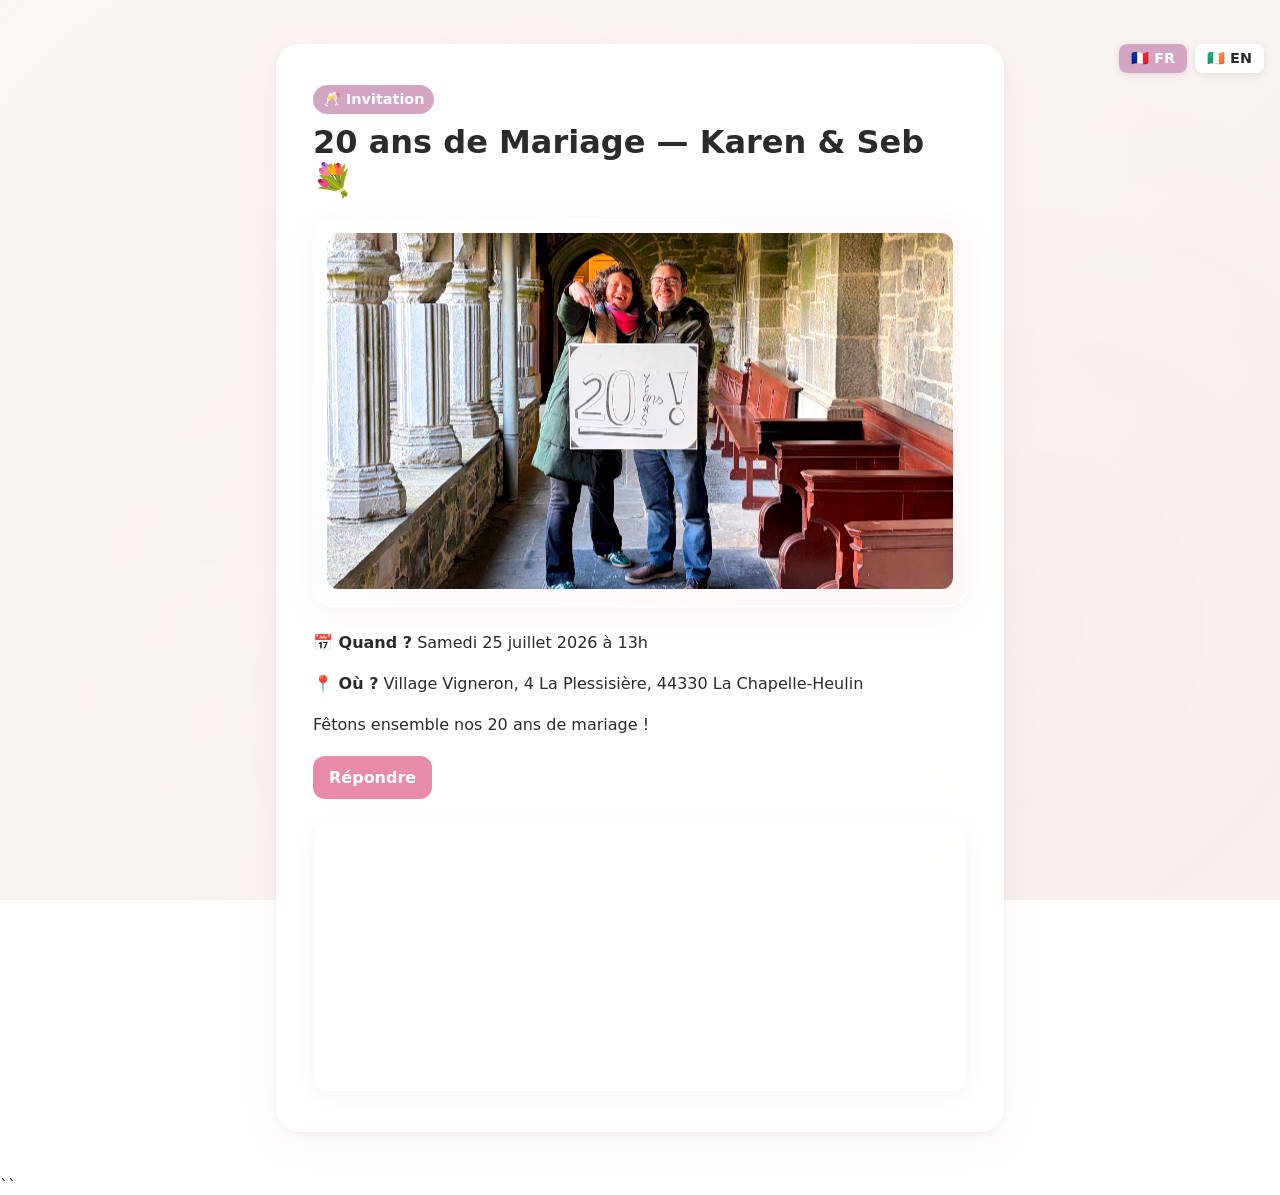
<file: index.html>
<!doctype html>
<html lang="fr">
<head>
  <meta charset="utf-8" />
  <meta name="viewport" content="width=device-width, initial-scale=1" />
  <title>Invitation — 20 ans de Mariage</title>
  <meta name="description" content="Invitation — 20 ans de Mariage Karen & Seb" />
  <link rel="stylesheet" href="styles.css" />
  <style>
    /* Smooth scrolling moderne */
    html {
      scroll-behavior: smooth;
      -webkit-overflow-scrolling: touch;
    }
    
    body {
      overscroll-behavior-y: contain;
    }
    
    /* Indicateur de scroll */
    .scroll-indicator {
      position: fixed;
      top: 0;
      left: 0;
      right: 0;
      height: 3px;
      background: linear-gradient(90deg, var(--accent), var(--rsvp));
      transform-origin: left;
      transform: scaleX(0);
      z-index: 1000;
      transition: transform 0.1s ease-out;
    }
    
    /* Animation d'apparition au chargement */
    .card > * {
      opacity: 0;
      animation: fadeIn 0.8s ease forwards;
    }
    
    @keyframes fadeIn {
      to { opacity: 1; }
    }
    
    .badge { animation-delay: 0.1s; }
    h1 { animation-delay: 0.2s; }
    .hero { animation-delay: 0.3s; }
    .info { animation-delay: 0.4s; }
    .buttons { animation-delay: 0.5s; }
    .map { animation-delay: 0.6s; }
    .footer { animation-delay: 0.7s; }
    
    /* Language switcher */
    .lang-switcher {
      position: absolute;
      top: 16px;
      right: 16px;
      display: flex;
      gap: 8px;
      z-index: 100;
    }
    .lang-switcher a {
      padding: 6px 12px;
      background: rgba(255,255,255,0.9);
      border-radius: 8px;
      text-decoration: none;
      color: var(--ink);
      font-weight: 600;
      font-size: 0.9rem;
      transition: all 0.2s;
      box-shadow: 0 2px 8px rgba(0,0,0,0.1);
    }
    .lang-switcher a:hover {
      background: var(--accent);
      color: white;
    }
    .lang-switcher a.active {
      background: var(--accent);
      color: white;
    }
  </style>
</head>
<body>
  <!-- Language switcher -->
  <div class="lang-switcher">
    <a href="index.html" class="active">🇫🇷 FR</a>
    <a href="index-en.html">🇮🇪 EN</a>
  </div>
  
  <!-- Indicateur de progression du scroll -->
  <div class="scroll-indicator" id="scrollIndicator"></div>
  <div class="container">
    <div class="card">
      <div class="badge">🥂 Invitation</div>
      <h1>20 ans de Mariage — Karen & Seb 💐</h1>
      
      <!-- Image principale en style "carte" + parallax -->
      <div class="hero card-look">
        <div class="hero-parallax">
          <img
            src="assets/holycross_2026.jpg"
            alt="Lieu de l’événement — 20 ans de Mariage Karen & Seb"
            class="hero-img"
            width="1600"
            height="1067"
            loading="lazy"
            decoding="async"
          />
        </div>
      </div>

      <div class="info">
        <p><strong>📅 Quand ?</strong> Samedi 25 juillet 2026 à 13h</p>
        <p><strong>📍 Où ?</strong> Village Vigneron, 4 La Plessisière, 44330 La Chapelle-Heulin</p>
        <p>Fêtons ensemble nos 20 ans de mariage !</p>
      </div>

      <!-- 👉 Bouton RSVP uniquement -->
      <div class="buttons">
        <a class="button rsvp" href="rsvp.html">Répondre</a>
      </div>

      <!-- Carte Google Maps -->
      <div class="map">
        <iframe
          src="https://www.google.com/maps?q=Village%20Vigneron%2C%204%20La%20Plessisi%C3%A8re%2C%2044330%20La%20Chapelle-Heulin&output=embed"
          width="100%" height="260" style="border:0" loading="lazy" allowfullscreen
          referrerpolicy="no-referrer-when-downgrade"></iframe>
      </div>

    </div>
  </div>

  <script>
    // ===== Indicateur de scroll =====
    const scrollIndicator = document.getElementById('scrollIndicator');
    
    function updateScrollIndicator() {
      const winScroll = document.documentElement.scrollTop || document.body.scrollTop;
      const height = document.documentElement.scrollHeight - document.documentElement.clientHeight;
      const scrolled = (winScroll / height);
      scrollIndicator.style.transform = `scaleX(${scrolled})`;
    }
    
    window.addEventListener('scroll', updateScrollIndicator, { passive: true });
    
    // ===== Parallax doux, désactivé si "reduce motion" =====
    (function() {
      const reduce = window.matchMedia('(prefers-reduced-motion: reduce)').matches;
      if (reduce) return;

      const wrapper = document.querySelector('.hero-parallax');
      const img = document.querySelector('.hero-img');
      if (!wrapper || !img) return;

      let inView = false;
      let lastY = 0;
      const strength = 0.12; // intensité du mouvement (plus petit = plus subtil)

      // On observe l’entrée/sortie de la section pour n’animer que quand elle est visible
      const io = new IntersectionObserver(entries => {
        entries.forEach(e => { inView = e.isIntersecting; });
      }, { threshold: 0 });

      io.observe(wrapper);

      const tick = () => {
        if (inView) {
          const rect = wrapper.getBoundingClientRect();
          // distance depuis le centre de l’écran ([-0.5..0.5] environ)
          const progress = (rect.top + rect.height * 0.5 - window.innerHeight * 0.5) / window.innerHeight;
          // déplacement vertical
          const targetY = progress * (rect.height * strength);
          // interpolation légère pour la fluidité
          lastY += (targetY - lastY) * 0.08;
          img.style.transform = `translate3d(0, ${lastY.toFixed(2)}px, 0)`;
        }
        requestAnimationFrame(tick);
      };

      requestAnimationFrame(tick);
    })();
  </script>
</body>
</html>
``
</file>
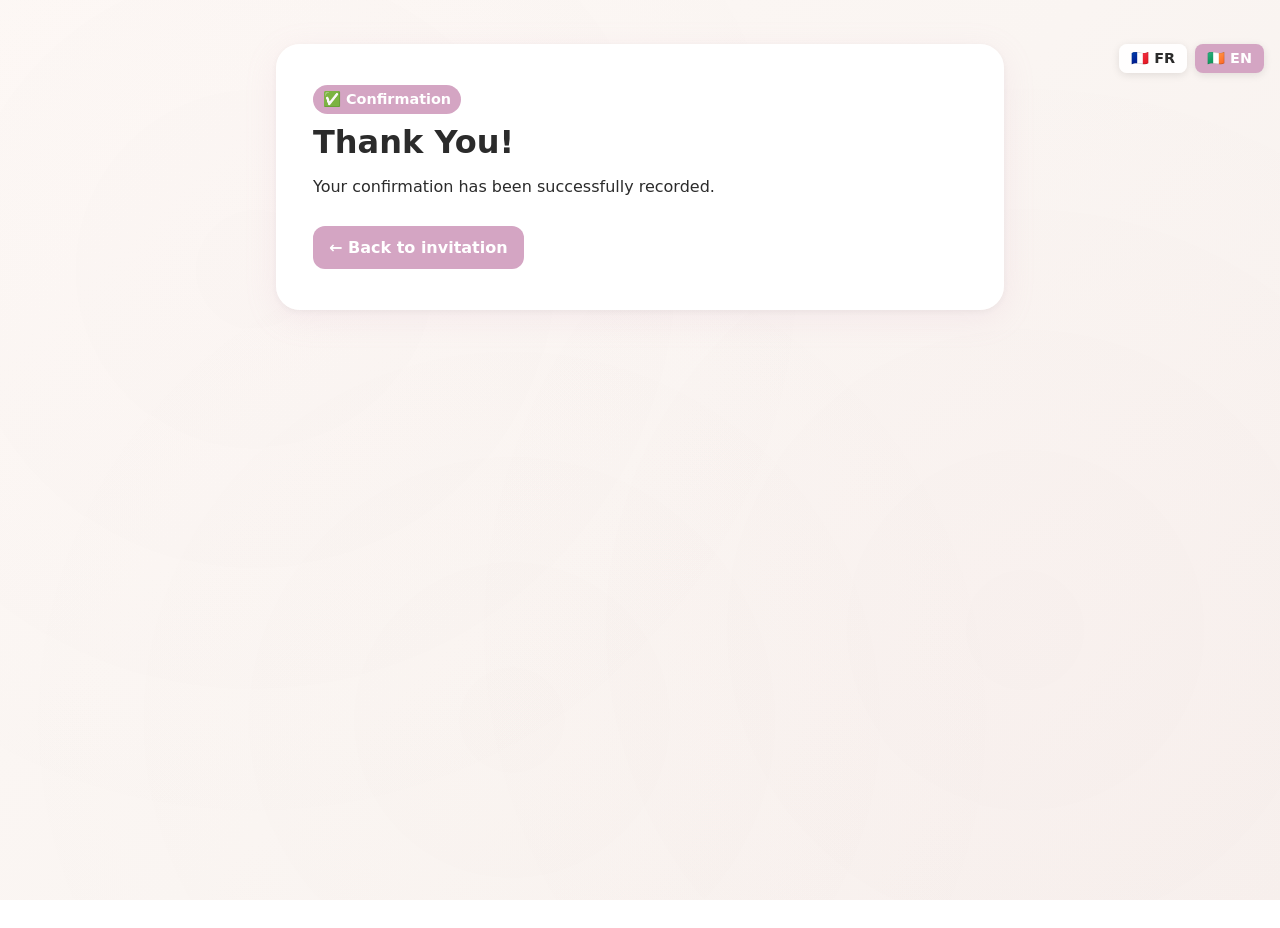
<file: confirmation-en.html>
<!doctype html>
<html lang="en">
<head>
  <meta charset="utf-8" />
  <meta name="viewport" content="width=device-width, initial-scale=1" />
  <meta name="robots" content="noindex" />
  <title>Thank You — RSVP</title>
  <meta name="description" content="Thank you for your RSVP" />
  <link rel="stylesheet" href="styles.css" />
  <style>
    /* Smooth scrolling moderne */
    html {
      scroll-behavior: smooth;
      -webkit-overflow-scrolling: touch;
    }
    
    body {
      overscroll-behavior-y: contain;
    }
    
    /* Animation d'apparition */
    .card > * {
      opacity: 0;
      animation: fadeIn 0.8s ease forwards;
    }
    
    @keyframes fadeIn {
      to { opacity: 1; }
    }
    
    .badge { animation-delay: 0.1s; }
    h1 { animation-delay: 0.2s; }
    p { animation-delay: 0.3s; }
    .recap { animation-delay: 0.4s; }
    .btn { animation-delay: 0.5s; }
    
    /* Language switcher */
    .lang-switcher {
      position: absolute;
      top: 16px;
      right: 16px;
      display: flex;
      gap: 8px;
      z-index: 100;
    }
    .lang-switcher a {
      padding: 6px 12px;
      background: rgba(255,255,255,0.9);
      border-radius: 8px;
      text-decoration: none;
      color: var(--ink);
      font-weight: 600;
      font-size: 0.9rem;
      transition: all 0.2s;
      box-shadow: 0 2px 8px rgba(0,0,0,0.1);
    }
    .lang-switcher a:hover {
      background: var(--accent);
      color: white;
    }
    .lang-switcher a.active {
      background: var(--accent);
      color: white;
    }
    
    /* Styles spécifiques à la page de confirmation */
    .recap{margin-top:12px;text-align:left;background:#f8f9fa;border:1px solid #e9ecef;border-radius:12px;padding:12px}
    .row{display:flex;justify-content:space-between;gap:8px;margin:4px 0}
    .muted{opacity:.8;font-size:.95rem}
    .btn{
      display:inline-block;margin-top:14px;background:var(--accent);color:#fff;text-decoration:none;
      padding:12px 16px;border-radius:12px;font-weight:600
    }
    .btn:hover{filter:brightness(.96)}
  </style>
</head>
<body>
  <!-- Language switcher -->
  <div class="lang-switcher">
    <a href="confirmation.html">🇫🇷 FR</a>
    <a href="confirmation-en.html" class="active">🇮🇪 EN</a>
  </div>
  
  <div class="container">
    <div class="card">
      <div class="badge">✅ Confirmation</div>
      <h1>Thank You!</h1>
      <p>Your confirmation has been successfully recorded.</p>
      <div id="recap" class="recap" style="display:none">
        <div class="muted">Summary:</div>
        <div class="row"><span>Adults (attending)</span><strong id="rA">—</strong></div>
        <div class="row"><span>Children < 13 (attending)</span><strong id="rK">—</strong></div>
        <div class="row"><span>Family / Name</span><strong id="rN">—</strong></div>
        <div class="row"><span>Staying overnight</span><strong id="rS">—</strong></div>
        <div id="sleepBlock" style="display:none">
          <hr style="border:none;border-top:1px solid #e9ecef;margin:8px 0">
          <div class="row"><span>Overnight — Adults (€36)</span><strong id="rNA">—</strong></div>
          <div class="row"><span>Overnight — Children (€26)</span><strong id="rNK">—</strong></div>
          <div class="row"><span>Overnight total</span><strong id="rNT">—</strong></div>
        </div>
      </div>

      <a class="btn" href="index-en.html">← Back to invitation</a>
    </div>
  </div>

  <script>
    // Read the summary from rsvp-en.html (if present)
    try {
      const s = sessionStorage.getItem('rsvp_summary');
      if (s) {
        const data = JSON.parse(s);
        const $ = id => document.getElementById(id);
        const show = elId => ($(elId).style.display = '');

        $('rA').textContent  = data.attAdults ?? '0';
        $('rK').textContent  = data.attKids ?? '0';
        $('rN').textContent  = data.name || '—';
        $('rS').textContent  = data.sleep || '—';

        if (data.sleep === 'Yes' || data.sleep === 'Oui') {
          $('rNA').textContent = data.nightAdults ?? '0';
          $('rNK').textContent = data.nightKids ?? '0';
          $('rNT').textContent = (data.nightTotal ?? 0) + ' €';
          show('sleepBlock');
        }
        show('recap');
        // Optional: clear after display
        // sessionStorage.removeItem('rsvp_summary');
      }
    } catch (e) {
      /* silent */
    }
  </script>
</body>
</html>
</file>
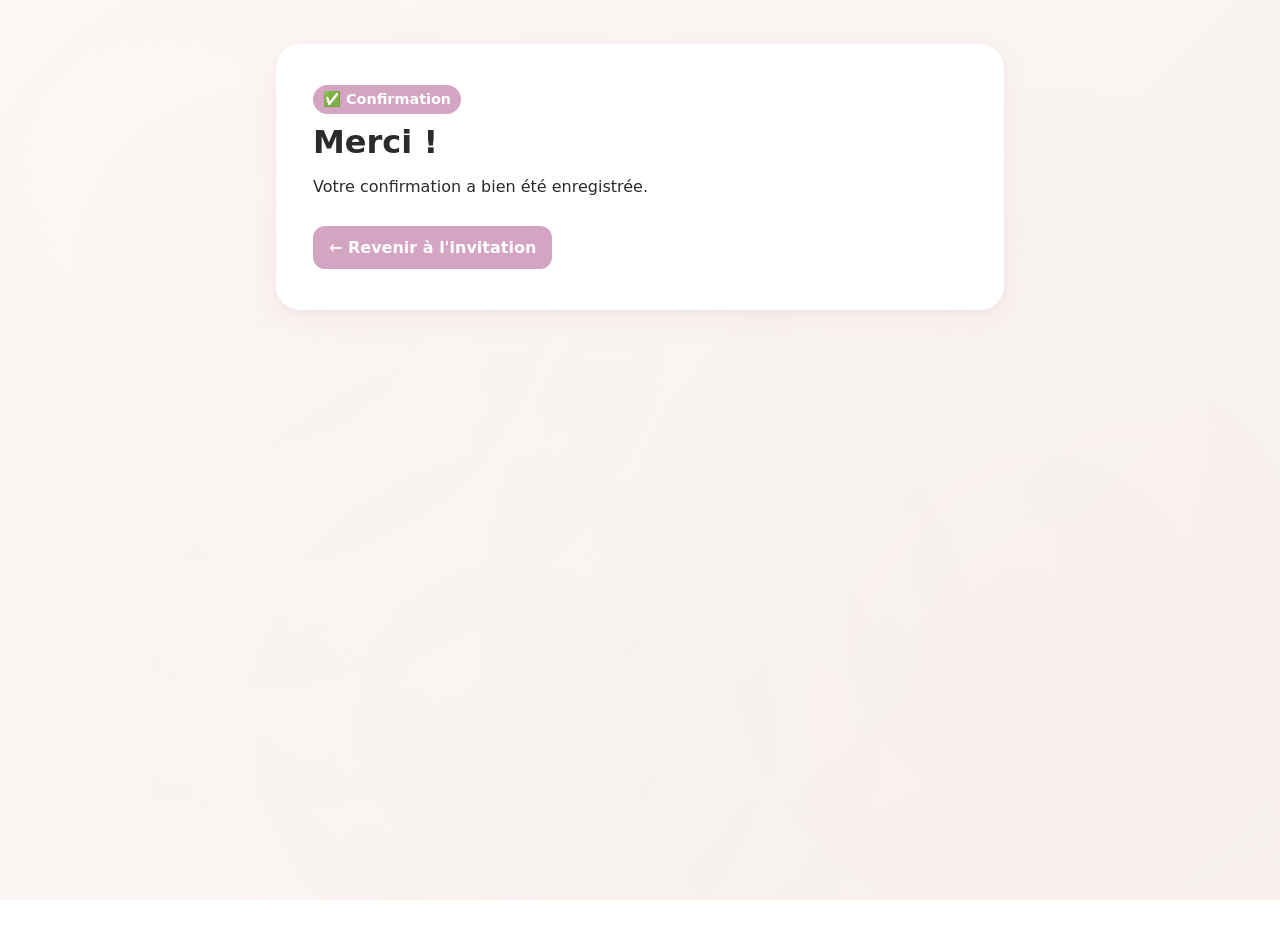
<file: confirmation.html>
<!doctype html>
<html lang="fr">
<head>
  <meta charset="utf-8" />
  <meta name="viewport" content="width=device-width, initial-scale=1" />
  <meta name="robots" content="noindex" />
  <title>Merci — RSVP</title>
  <meta name="description" content="Merci pour votre RSVP" />
  <link rel="stylesheet" href="styles.css" />
  <style>
    /* Smooth scrolling moderne */
    html {
      scroll-behavior: smooth;
      -webkit-overflow-scrolling: touch;
    }
    
    body {
      overscroll-behavior-y: contain;
    }
    
    /* Animation d'apparition */
    .card > * {
      opacity: 0;
      animation: fadeIn 0.8s ease forwards;
    }
    
    @keyframes fadeIn {
      to { opacity: 1; }
    }
    
    .badge { animation-delay: 0.1s; }
    h1 { animation-delay: 0.2s; }
    p { animation-delay: 0.3s; }
    .recap { animation-delay: 0.4s; }
    .btn { animation-delay: 0.5s; }
    
    /* Styles spécifiques à la page de confirmation */
    .recap{margin-top:12px;text-align:left;background:#f8f9fa;border:1px solid #e9ecef;border-radius:12px;padding:12px}
    .row{display:flex;justify-content:space-between;gap:8px;margin:4px 0}
    .muted{opacity:.8;font-size:.95rem}
    .btn{
      display:inline-block;margin-top:14px;background:var(--accent);color:#fff;text-decoration:none;
      padding:12px 16px;border-radius:12px;font-weight:600
    }
    .btn:hover{filter:brightness(.96)}
  </style>
</head>
<body>
  <div class="container">
    <div class="card">
      <div class="badge">✅ Confirmation</div>
      <h1>Merci !</h1>
      <p>Votre confirmation a bien été enregistrée.</p>
      <div id="recap" class="recap" style="display:none">
        <div class="muted">Récapitulatif :</div>
        <div class="row"><span>Adultes (présents)</span><strong id="rA">—</strong></div>
        <div class="row"><span>Enfants &lt; 13 (présents)</span><strong id="rK">—</strong></div>
        <div class="row"><span>Nom / Famille</span><strong id="rN">—</strong></div>
        <div class="row"><span>Dormir sur place</span><strong id="rS">—</strong></div>
        <div id="sleepBlock" style="display:none">
          <hr style="border:none;border-top:1px solid #e9ecef;margin:8px 0">
          <div class="row"><span>Nuitée — Adultes (36 €)</span><strong id="rNA">—</strong></div>
          <div class="row"><span>Nuitée — Enfants (26 €)</span><strong id="rNK">—</strong></div>
          <div class="row"><span>Total nuitée</span><strong id="rNT">—</strong></div>
        </div>
      </div>

      <a class="btn" href="index.html">← Revenir à l'invitation</a>
    </div>
  </div>

  <script>
    // Lis le récap mis par rsvp.html (si présent)
    try {
      const s = sessionStorage.getItem('rsvp_summary');
      if (s) {
        const data = JSON.parse(s);
        const $ = id => document.getElementById(id);
        const show = elId => ($(elId).style.display = '');

        $('rA').textContent  = data.attAdults ?? '0';
        $('rK').textContent  = data.attKids ?? '0';
        $('rN').textContent  = data.name || '—';
        $('rS').textContent  = data.sleep || '—';

        if (data.sleep === 'Oui') {
          $('rNA').textContent = data.nightAdults ?? '0';
          $('rNK').textContent = data.nightKids ?? '0';
          $('rNT').textContent = (data.nightTotal ?? 0) + ' €';
          show('sleepBlock');
        }
        show('recap');
        // Optionnel : effacer après affichage
        // sessionStorage.removeItem('rsvp_summary');
      }
    } catch (e) {
      /* silencieux */
    }
  </script>
</body>
</html>
</file>
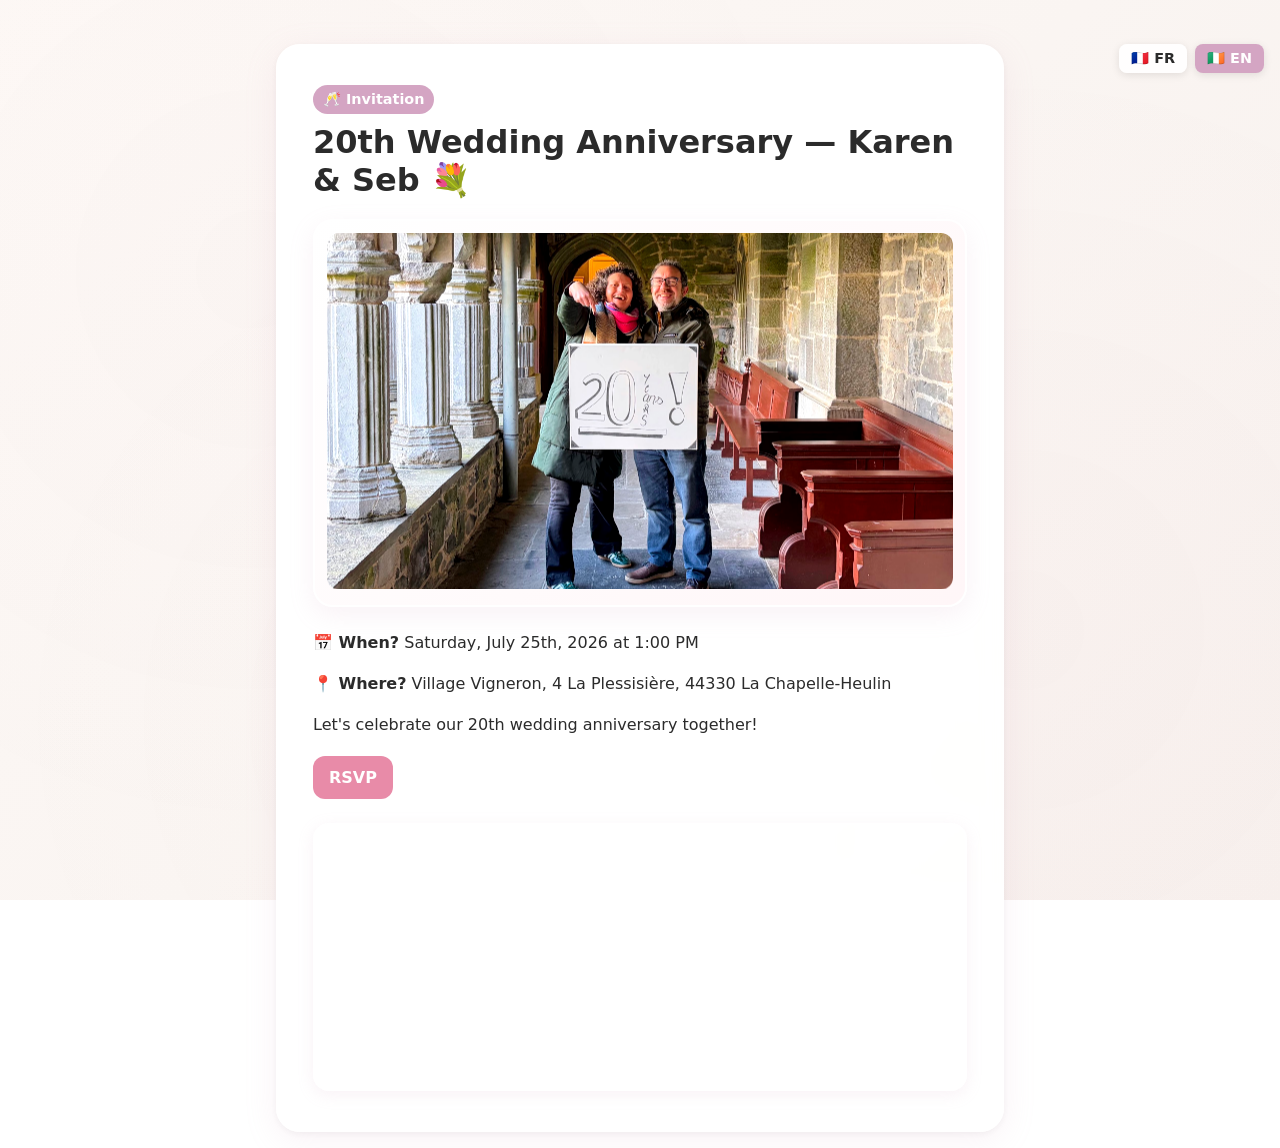
<file: index-en.html>
<!doctype html>
<html lang="en">
<head>
  <meta charset="utf-8" />
  <meta name="viewport" content="width=device-width, initial-scale=1" />
  <title>Invitation — 20th Wedding Anniversary</title>
  <meta name="description" content="Invitation — 20th Wedding Anniversary Karen & Seb" />
  <link rel="stylesheet" href="styles.css" />
  <style>
    /* Smooth scrolling moderne */
    html {
      scroll-behavior: smooth;
      -webkit-overflow-scrolling: touch;
    }
    
    body {
      overscroll-behavior-y: contain;
    }
    
    /* Indicateur de scroll */
    .scroll-indicator {
      position: fixed;
      top: 0;
      left: 0;
      right: 0;
      height: 3px;
      background: linear-gradient(90deg, var(--accent), var(--rsvp));
      transform-origin: left;
      transform: scaleX(0);
      z-index: 1000;
      transition: transform 0.1s ease-out;
    }
    
    /* Animation d'apparition au chargement */
    .card > * {
      opacity: 0;
      animation: fadeIn 0.8s ease forwards;
    }
    
    @keyframes fadeIn {
      to { opacity: 1; }
    }
    
    .badge { animation-delay: 0.1s; }
    h1 { animation-delay: 0.2s; }
    .hero { animation-delay: 0.3s; }
    .info { animation-delay: 0.4s; }
    .buttons { animation-delay: 0.5s; }
    .map { animation-delay: 0.6s; }
    .footer { animation-delay: 0.7s; }
    
    /* Language switcher */
    .lang-switcher {
      position: absolute;
      top: 16px;
      right: 16px;
      display: flex;
      gap: 8px;
      z-index: 100;
    }
    .lang-switcher a {
      padding: 6px 12px;
      background: rgba(255,255,255,0.9);
      border-radius: 8px;
      text-decoration: none;
      color: var(--ink);
      font-weight: 600;
      font-size: 0.9rem;
      transition: all 0.2s;
      box-shadow: 0 2px 8px rgba(0,0,0,0.1);
    }
    .lang-switcher a:hover {
      background: var(--accent);
      color: white;
    }
    .lang-switcher a.active {
      background: var(--accent);
      color: white;
    }
  </style>
</head>
<body>
  <!-- Language switcher -->
  <div class="lang-switcher">
    <a href="index.html">🇫🇷 FR</a>
    <a href="index-en.html" class="active">🇮🇪 EN</a>
  </div>
  
  <!-- Indicateur de progression du scroll -->
  <div class="scroll-indicator" id="scrollIndicator"></div>
  <div class="container">
    <div class="card">
      <div class="badge">🥂 Invitation</div>
      <h1>20th Wedding Anniversary — Karen & Seb 💐</h1>
      
      <!-- Main image in "card" style + parallax -->
      <div class="hero card-look">
        <div class="hero-parallax">
          <img
            src="assets/holycross_2026.jpg"
            alt="Event venue — 20th Wedding Anniversary Karen & Seb"
            class="hero-img"
            width="1600"
            height="1067"
            loading="lazy"
            decoding="async"
          />
        </div>
      </div>

      <div class="info">
        <p><strong>📅 When?</strong> Saturday, July 25th, 2026 at 1:00 PM</p>
        <p><strong>📍 Where?</strong> Village Vigneron, 4 La Plessisière, 44330 La Chapelle-Heulin</p>
        <p>Let's celebrate our 20th wedding anniversary together!</p>
      </div>

      <!-- 👉 RSVP button only -->
      <div class="buttons">
        <a class="button rsvp" href="rsvp-en.html">RSVP</a>
      </div>

      <!-- Google Maps -->
      <div class="map">
        <iframe
          src="https://www.google.com/maps?q=Village%20Vigneron%2C%204%20La%20Plessisi%C3%A8re%2C%2044330%20La%20Chapelle-Heulin&output=embed"
          width="100%" height="260" style="border:0" loading="lazy" allowfullscreen
          referrerpolicy="no-referrer-when-downgrade"></iframe>
      </div>

    </div>
  </div>

  <script>
    // ===== Indicateur de scroll =====
    const scrollIndicator = document.getElementById('scrollIndicator');
    
    function updateScrollIndicator() {
      const winScroll = document.documentElement.scrollTop || document.body.scrollTop;
      const height = document.documentElement.scrollHeight - document.documentElement.clientHeight;
      const scrolled = (winScroll / height);
      scrollIndicator.style.transform = `scaleX(${scrolled})`;
    }
    
    window.addEventListener('scroll', updateScrollIndicator, { passive: true });
    
    // ===== Parallax doux, désactivé si "reduce motion" =====
    (function() {
      const reduce = window.matchMedia('(prefers-reduced-motion: reduce)').matches;
      if (reduce) return;

      const wrapper = document.querySelector('.hero-parallax');
      const img = document.querySelector('.hero-img');
      if (!wrapper || !img) return;

      let inView = false;
      let lastY = 0;
      const strength = 0.12; // intensité du mouvement (plus petit = plus subtil)

      // On observe l'entrée/sortie de la section pour n'animer que quand elle est visible
      const io = new IntersectionObserver(entries => {
        entries.forEach(e => { inView = e.isIntersecting; });
      }, { threshold: 0 });

      io.observe(wrapper);

      const tick = () => {
        if (inView) {
          const rect = wrapper.getBoundingClientRect();
          // distance depuis le centre de l'écran ([-0.5..0.5] environ)
          const progress = (rect.top + rect.height * 0.5 - window.innerHeight * 0.5) / window.innerHeight;
          // déplacement vertical
          const targetY = progress * (rect.height * strength);
          // interpolation légère pour la fluidité
          lastY += (targetY - lastY) * 0.08;
          img.style.transform = `translate3d(0, ${lastY.toFixed(2)}px, 0)`;
        }
        requestAnimationFrame(tick);
      };

      requestAnimationFrame(tick);
    })();
  </script>
</body>
</html>
</file>
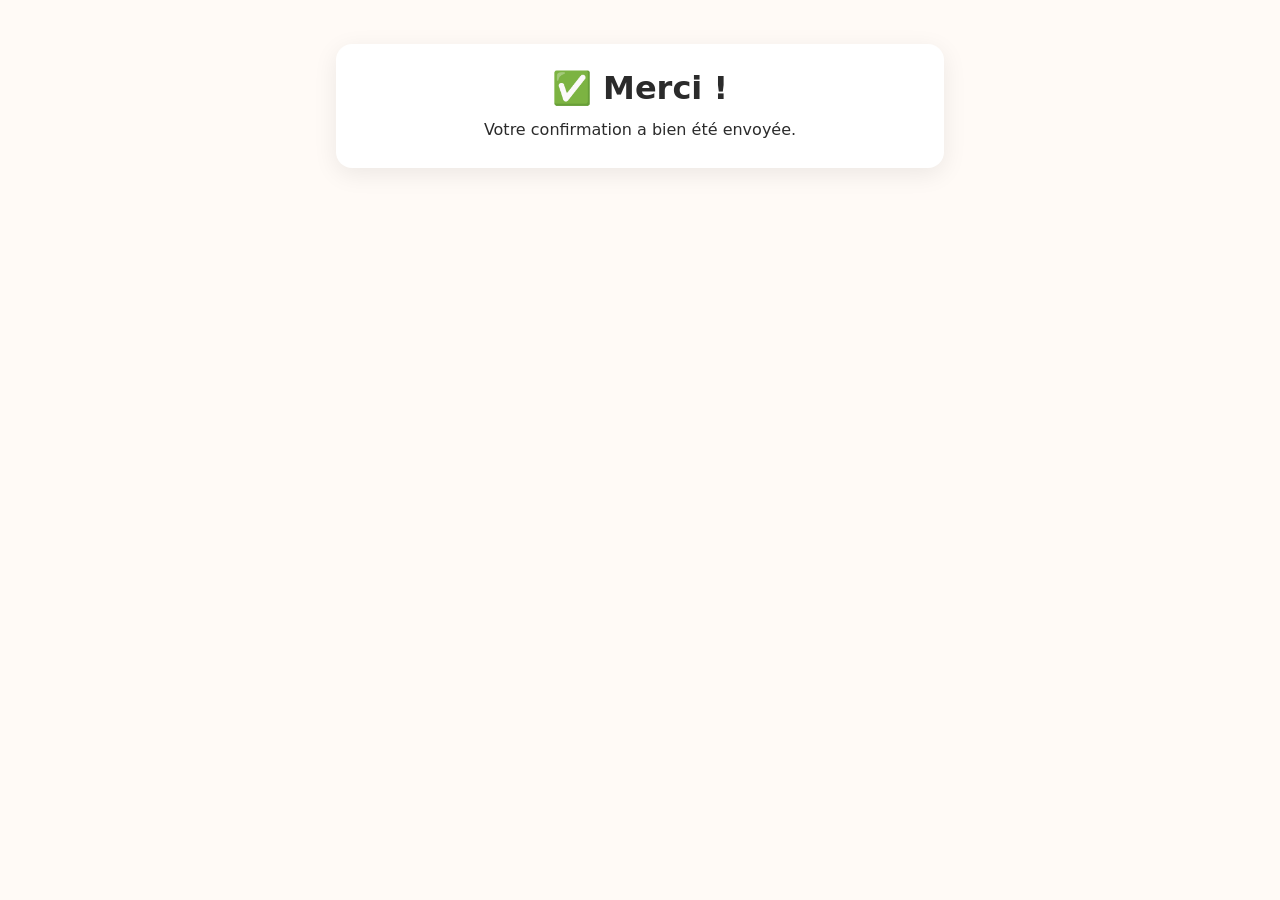
<file: merci.html>
<!doctype html>
<html lang="fr">
<head>
  <meta charset="utf-8" />
  <meta name="viewport" content="width=device-width, initial-scale=1" />
  <meta name="robots" content="noindex" />
  <title>Merci — RSVP</title>
  <meta name="description" content="Merci pour votre RSVP" />
  <style>
    :root{--bg:#fffaf6;--card:#fff;--ink:#2b2b2b;--accent:#c77dff}
    *{box-sizing:border-box}
    body{
      margin:0;font-family:system-ui,-apple-system,Segoe UI,Roboto,Helvetica,Arial,sans-serif;
      background:var(--bg);color:var(--ink)
    }
    .wrap{max-width:640px;margin:28px auto;padding:16px}
    .card{
      background:var(--card);border-radius:16px;box-shadow:0 6px 24px rgba(0,0,0,.08);padding:22px;
      text-align:center
    }
    h1{font-size:clamp(1.4rem,1rem+1.6vw,2rem);margin:.2rem 0 .6rem}
    p{line-height:1.6;margin:0.25rem 0}
    .recap{margin-top:12px;text-align:left;background:#f8f9fa;border:1px solid #e9ecef;border-radius:12px;padding:12px}
    .row{display:flex;justify-content:space-between;gap:8px;margin:4px 0}
    .muted{opacity:.8;font-size:.95rem}
    a.btn{
      display:inline-block;margin-top:14px;background:var(--accent);color:#fff;text-decoration:none;
      padding:12px 16px;border-radius:12px;font-weight:600
    }
    a.btn:hover{filter:brightness(.96)}
  </style>
</head>
<body>
  <div class="wrap">
    <div class="card">
      <h1>✅ Merci !</h1>
      <p>Votre confirmation a bien été envoyée.</p>

      <div id="recap" class="recap" style="
</file>
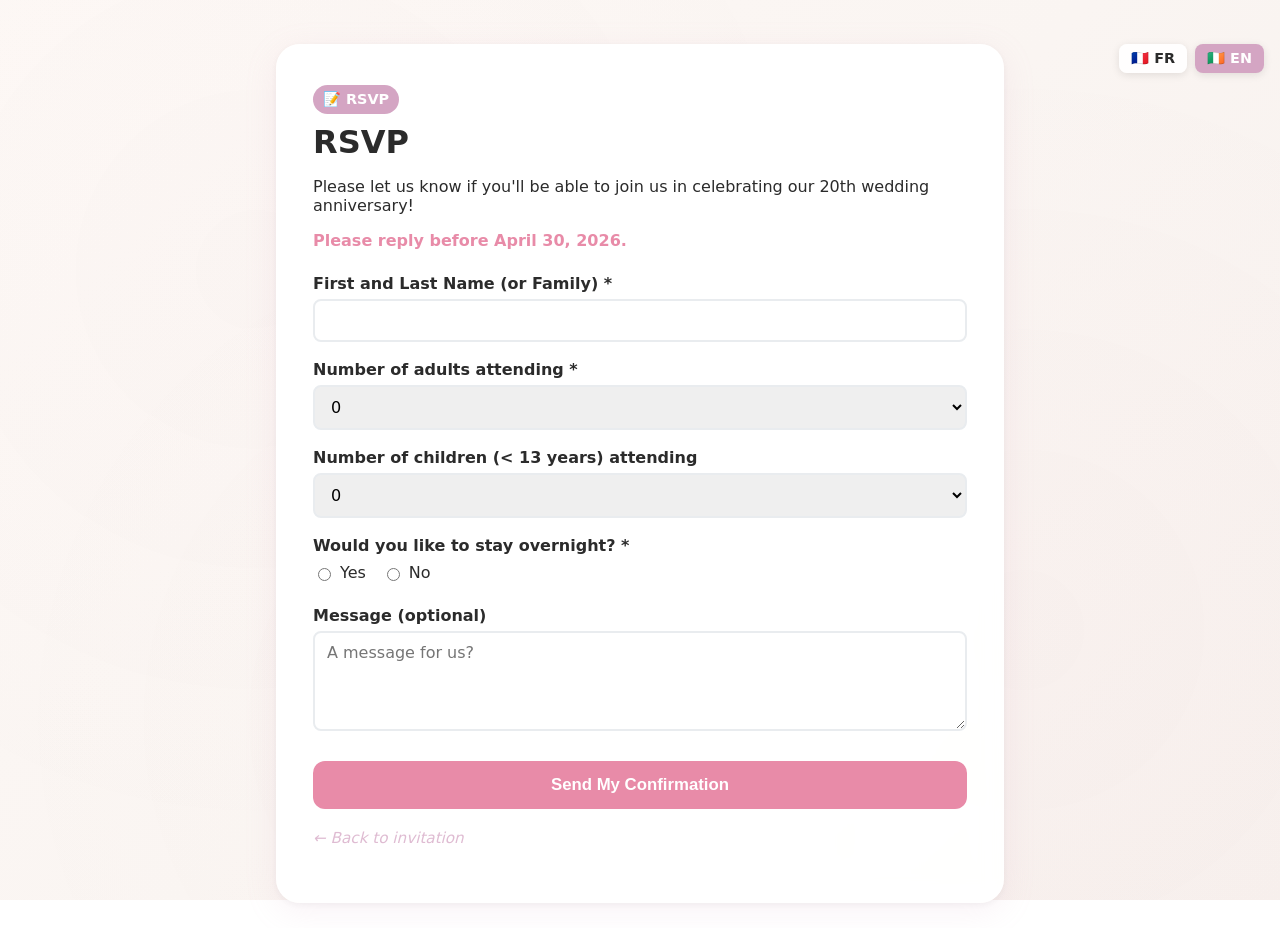
<file: rsvp-en.html>
<!doctype html>
<html lang="en">
<head>
  <meta charset="utf-8" />
  <meta name="viewport" content="width=device-width, initial-scale=1" />
  <title>RSVP — 20th Wedding Anniversary</title>
  <meta name="description" content="Confirm your attendance" />
  <link rel="stylesheet" href="styles.css" />
  <style>
    /* Smooth scrolling moderne pour mobile */
    html {
      scroll-behavior: smooth;
      -webkit-overflow-scrolling: touch;
    }
    
    body {
      overscroll-behavior-y: contain;
    }
    
    /* Animation d'apparition au scroll */
    .form-group {
      margin-bottom: 18px;
      text-align: left;
      opacity: 0;
      transform: translateY(20px);
      animation: fadeInUp 0.6s ease forwards;
    }
    
    @keyframes fadeInUp {
      to {
        opacity: 1;
        transform: translateY(0);
      }
    }
    
    /* Délais progressifs pour effet cascade */
    .form-group:nth-child(1) { animation-delay: 0.1s; }
    .form-group:nth-child(2) { animation-delay: 0.2s; }
    .form-group:nth-child(3) { animation-delay: 0.3s; }
    .form-group:nth-child(4) { animation-delay: 0.4s; }
    .form-group:nth-child(5) { animation-delay: 0.5s; }
    .form-group:nth-child(6) { animation-delay: 0.6s; }
    .form-group:nth-child(7) { animation-delay: 0.7s; }
    
    /* Scroll snap pour sections sur mobile */
    @media (max-width: 768px) {
      .container {
        scroll-snap-type: y proximity;
        overflow-y: auto;
        height: 100vh;
        padding: 0;
      }
      
      .card {
        scroll-snap-align: start;
        min-height: 100vh;
        display: flex;
        flex-direction: column;
        justify-content: flex-start;
        padding-top: 20px;
        margin: 0;
        border-radius: 0;
      }
    }
    .form-group label {
      display: block;
      font-weight: 600;
      margin-bottom: 6px;
      color: var(--ink);
    }
    .form-group input,
    .form-group select,
    .form-group textarea {
      width: 100%;
      padding: 10px 12px;
      border: 2px solid #e9ecef;
      border-radius: 8px;
      font-size: 1rem;
      font-family: inherit;
      transition: border-color 0.2s;
    }
    .form-group input:focus,
    .form-group select:focus,
    .form-group textarea:focus {
      outline: none;
      border-color: var(--accent);
    }
    .form-group input[type="number"] {
      max-width: 120px;
    }
    .form-group small {
      display: block;
      margin-top: 4px;
      opacity: 0.7;
      font-size: 0.9rem;
    }
    .radio-group {
      display: flex;
      gap: 16px;
      margin-top: 8px;
    }
    .radio-group label {
      display: flex;
      align-items: center;
      gap: 6px;
      font-weight: normal;
      cursor: pointer;
    }
    .radio-group input[type="radio"] {
      width: auto;
      cursor: pointer;
    }
    .submit-btn {
      appearance: none;
      border: none;
      border-radius: 12px;
      padding: 14px 24px;
      font-weight: 600;
      font-size: 1.05rem;
      cursor: pointer;
      background: var(--rsvp);
      color: #fff;
      width: 100%;
      margin-top: 8px;
      transition: filter 0.2s;
    }
    .submit-btn:hover {
      filter: brightness(0.96);
    }
    .submit-btn:disabled {
      opacity: 0.6;
      cursor: not-allowed;
    }
    
    /* Indicateur de scroll moderne */
    .scroll-indicator {
      position: fixed;
      top: 0;
      left: 0;
      right: 0;
      height: 3px;
      background: linear-gradient(90deg, var(--accent), var(--rsvp));
      transform-origin: left;
      transform: scaleX(0);
      z-index: 1000;
      transition: transform 0.1s ease-out;
    }
    
    /* Bouton "retour en haut" moderne */
    .scroll-top {
      position: fixed;
      bottom: 20px;
      right: 20px;
      width: 48px;
      height: 48px;
      background: var(--accent);
      color: white;
      border: none;
      border-radius: 50%;
      font-size: 24px;
      cursor: pointer;
      opacity: 0;
      transform: translateY(100px);
      transition: all 0.3s ease;
      box-shadow: 0 4px 12px rgba(0,0,0,0.15);
      z-index: 999;
    }
    
    .scroll-top.visible {
      opacity: 1;
      transform: translateY(0);
    }
    
    .scroll-top:hover {
      background: var(--rsvp);
      transform: translateY(-4px);
      box-shadow: 0 6px 16px rgba(0,0,0,0.2);
    }
    
    .scroll-top:active {
      transform: translateY(-2px);
    }
    
    /* Language switcher */
    .lang-switcher {
      position: absolute;
      top: 16px;
      right: 16px;
      display: flex;
      gap: 8px;
      z-index: 100;
    }
    .lang-switcher a {
      padding: 6px 12px;
      background: rgba(255,255,255,0.9);
      border-radius: 8px;
      text-decoration: none;
      color: var(--ink);
      font-weight: 600;
      font-size: 0.9rem;
      transition: all 0.2s;
      box-shadow: 0 2px 8px rgba(0,0,0,0.1);
    }
    .lang-switcher a:hover {
      background: var(--accent);
      color: white;
    }
    .lang-switcher a.active {
      background: var(--accent);
      color: white;
    }
    
    #sleepSection {
      margin-top: 12px;
      padding: 16px;
      background: #f8f9fa;
      border-radius: 12px;
      border: 1px solid #e9ecef;
    }
    .price-info {
      background: #fff3cd;
      border: 1px solid #ffc107;
      border-radius: 8px;
      padding: 12px;
      margin-top: 12px;
      font-size: 0.95rem;
    }
    .price-info strong {
      color: #856404;
    }
  </style>
</head>
<body>
  <!-- Language switcher -->
  <div class="lang-switcher">
    <a href="rsvp.html">🇫🇷 FR</a>
    <a href="rsvp-en.html" class="active">🇮🇪 EN</a>
  </div>
  
  <!-- Indicateur de progression du scroll -->
  <div class="scroll-indicator" id="scrollIndicator"></div>
  
  <!-- Bouton retour en haut -->
  <button class="scroll-top" id="scrollTop" aria-label="Back to top">↑</button>
  
  <div class="container">
    <div class="card">
      <div class="badge">📝 RSVP</div>
      <h1>RSVP</h1>
      
      <p style="margin-bottom: 8px;">
        Please let us know if you'll be able to join us in celebrating our 20th wedding anniversary!
      </p>
      <p style="margin-bottom: 24px; font-weight: 600; color: var(--rsvp);">
        Please reply before April 30, 2026.
      </p>

      <form id="rsvpForm">
        <div class="form-group">
          <label for="name">First and Last Name (or Family) *</label>
          <input type="text" id="name" name="name" required placeholder="" />
        </div>

        <div class="form-group">
          <label for="attAdults">Number of adults attending *</label>
          <select id="attAdults" name="attAdults" required>
            <option value="0">0</option>
            <option value="1">1</option>
            <option value="2">2</option>
            <option value="3">3</option>
            <option value="4">4</option>
            <option value="5">5</option>
            <option value="6">6</option>
            <option value="7">7</option>
            <option value="8">8</option>
            <option value="9">9</option>
            <option value="10">10</option>
          </select>
        </div>

        <div class="form-group">
          <label for="attKids">Number of children (< 13 years) attending</label>
          <select id="attKids" name="attKids">
            <option value="0">0</option>
            <option value="1">1</option>
            <option value="2">2</option>
            <option value="3">3</option>
            <option value="4">4</option>
            <option value="5">5</option>
            <option value="6">6</option>
            <option value="7">7</option>
            <option value="8">8</option>
            <option value="9">9</option>
            <option value="10">10</option>
          </select>
        </div>

        <div class="form-group">
          <label>Would you like to stay overnight? *</label>
          <div class="radio-group">
            <label>
              <input type="radio" name="sleep" value="Yes" required />
              Yes
            </label>
            <label>
              <input type="radio" name="sleep" value="No" required />
              No
            </label>
          </div>
        </div>

        <div id="sleepSection" style="display: none;">
          <h3 style="margin-top: 0; font-size: 1.1rem;">Overnight Stay Details</h3>
          
          <div class="form-group">
            <label for="nightAdults">Number of adults (overnight) — €36 per adult</label>
            <select id="nightAdults" name="nightAdults">
              <option value="0">0</option>
              <option value="1">1</option>
              <option value="2">2</option>
              <option value="3">3</option>
              <option value="4">4</option>
              <option value="5">5</option>
              <option value="6">6</option>
              <option value="7">7</option>
              <option value="8">8</option>
              <option value="9">9</option>
              <option value="10">10</option>
            </select>
          </div>

          <div class="form-group">
            <label for="nightKids">Number of children (overnight) — €26 per child</label>
            <select id="nightKids" name="nightKids">
              <option value="0">0</option>
              <option value="1">1</option>
              <option value="2">2</option>
              <option value="3">3</option>
              <option value="4">4</option>
              <option value="5">5</option>
              <option value="6">6</option>
              <option value="7">7</option>
              <option value="8">8</option>
              <option value="9">9</option>
              <option value="10">10</option>
            </select>
          </div>

          <div class="price-info">
            <strong>Overnight total:</strong> <span id="nightTotal">€0</span> to be paid on-site
          </div>
        </div>

        <div class="form-group">
          <label for="message">Message (optional)</label>
          <textarea id="message" name="message" rows="4" placeholder="A message for us?"></textarea>
        </div>

        <button type="submit" class="submit-btn">Send My Confirmation</button>
      </form>

      <p class="footer" style="margin-top: 20px;">
        <a href="index-en.html" style="color: var(--accent);">← Back to invitation</a>
      </p>
    </div>
  </div>

  <script>
    // ===== Gestion du scroll moderne =====
    
    // Indicateur de progression
    const scrollIndicator = document.getElementById('scrollIndicator');
    const scrollTop = document.getElementById('scrollTop');
    
    function updateScrollIndicator() {
      const winScroll = document.documentElement.scrollTop || document.body.scrollTop;
      const height = document.documentElement.scrollHeight - document.documentElement.clientHeight;
      const scrolled = (winScroll / height);
      scrollIndicator.style.transform = `scaleX(${scrolled})`;
      
      // Afficher/masquer le bouton retour en haut
      if (winScroll > 300) {
        scrollTop.classList.add('visible');
      } else {
        scrollTop.classList.remove('visible');
      }
    }
    
    window.addEventListener('scroll', updateScrollIndicator, { passive: true });
    
    // Retour en haut avec animation fluide
    scrollTop.addEventListener('click', () => {
      window.scrollTo({
        top: 0,
        behavior: 'smooth'
      });
    });
    
    // ===== Gestion du formulaire =====
    
    const form = document.getElementById('rsvpForm');
    const sleepRadios = document.querySelectorAll('input[name="sleep"]');
    const sleepSection = document.getElementById('sleepSection');
    const nightAdultsInput = document.getElementById('nightAdults');
    const nightKidsInput = document.getElementById('nightKids');
    const nightTotalSpan = document.getElementById('nightTotal');

    // Afficher/masquer la section nuitée
    sleepRadios.forEach(radio => {
      radio.addEventListener('change', (e) => {
        if (e.target.value === 'Yes') {
          sleepSection.style.display = 'block';
          // Auto-fill with number of adults and children attending
          const attAdults = document.getElementById('attAdults').value;
          const attKids = document.getElementById('attKids').value;
          nightAdultsInput.value = attAdults || '0';
          nightKidsInput.value = attKids || '0';
          updateNightTotal();
        } else {
          sleepSection.style.display = 'none';
          nightAdultsInput.value = '0';
          nightKidsInput.value = '0';
          updateNightTotal();
        }
      });
    });

    // Calculer le total de la nuitée
    function updateNightTotal() {
      const adults = parseInt(nightAdultsInput.value) || 0;
      const kids = parseInt(nightKidsInput.value) || 0;
      const total = (adults * 36) + (kids * 26);
      nightTotalSpan.textContent = total + ' €';
    }

    // Synchroniser les nombres de nuitée avec les nombres présents
    nightAdultsInput.addEventListener('input', () => {
      updateNightTotal();
      // Si nuitée adultes > adultes présents, augmenter adultes présents
      const nightAdults = parseInt(nightAdultsInput.value) || 0;
      const attAdults = parseInt(document.getElementById('attAdults').value) || 0;
      if (nightAdults > attAdults) {
        document.getElementById('attAdults').value = nightAdults;
      }
    });

    nightKidsInput.addEventListener('input', () => {
      updateNightTotal();
      // Si nuitée enfants > enfants présents, augmenter enfants présents
      const nightKids = parseInt(nightKidsInput.value) || 0;
      const attKids = parseInt(document.getElementById('attKids').value) || 0;
      if (nightKids > attKids) {
        document.getElementById('attKids').value = nightKids;
      }
    });

    // Soumission du formulaire vers Google Forms
    form.addEventListener('submit', async (e) => {
      e.preventDefault();
      
      const formData = new FormData(form);
      const data = {
        name: formData.get('name'),
        attAdults: formData.get('attAdults'),
        attKids: formData.get('attKids'),
        sleep: formData.get('sleep'),
        nightAdults: formData.get('nightAdults') || '0',
        nightKids: formData.get('nightKids') || '0',
        message: formData.get('message'),
        nightTotal: (parseInt(formData.get('nightAdults') || 0) * 36) + (parseInt(formData.get('nightKids') || 0) * 26)
      };

      // Sauvegarder dans sessionStorage pour la page de confirmation
      sessionStorage.setItem('rsvp_summary', JSON.stringify(data));

      const submitBtn = form.querySelector('.submit-btn');
      submitBtn.disabled = true;
      submitBtn.textContent = 'Sending...';

      // Prepare data for Google Forms
      // Convert English values to French for Google Form compatibility
      const googleFormData = new FormData();
      googleFormData.append('entry.279557762', data.name);
      googleFormData.append('entry.178898459', data.attAdults);
      googleFormData.append('entry.191678164', data.attKids);
      googleFormData.append('entry.1115312584', data.sleep === 'Yes' ? 'Oui' : 'Non');
      googleFormData.append('entry.1070553550', data.nightAdults);
      googleFormData.append('entry.1451773897', data.nightKids);
      googleFormData.append('entry.701520142', data.message || '');

      try {
        // Envoyer à Google Forms
        await fetch('https://docs.google.com/forms/d/e/1FAIpQLSdiONpL4gtxk9bSAqG2ViKqswaHFtFHn4olRO7q2KF0HN0uAA/formResponse', {
          method: 'POST',
          body: googleFormData,
          mode: 'no-cors' // Important pour éviter les erreurs CORS
        });
        
        // Redirect to confirmation page after a short delay
        setTimeout(() => {
          window.location.href = 'confirmation-en.html';
        }, 500);
      } catch (error) {
        console.error('Erreur lors de l\'envoi:', error);
        // Redirect to confirmation anyway
        setTimeout(() => {
          window.location.href = 'confirmation-en.html';
        }, 500);
      }
    });
  </script>
</body>
</html>
</file>
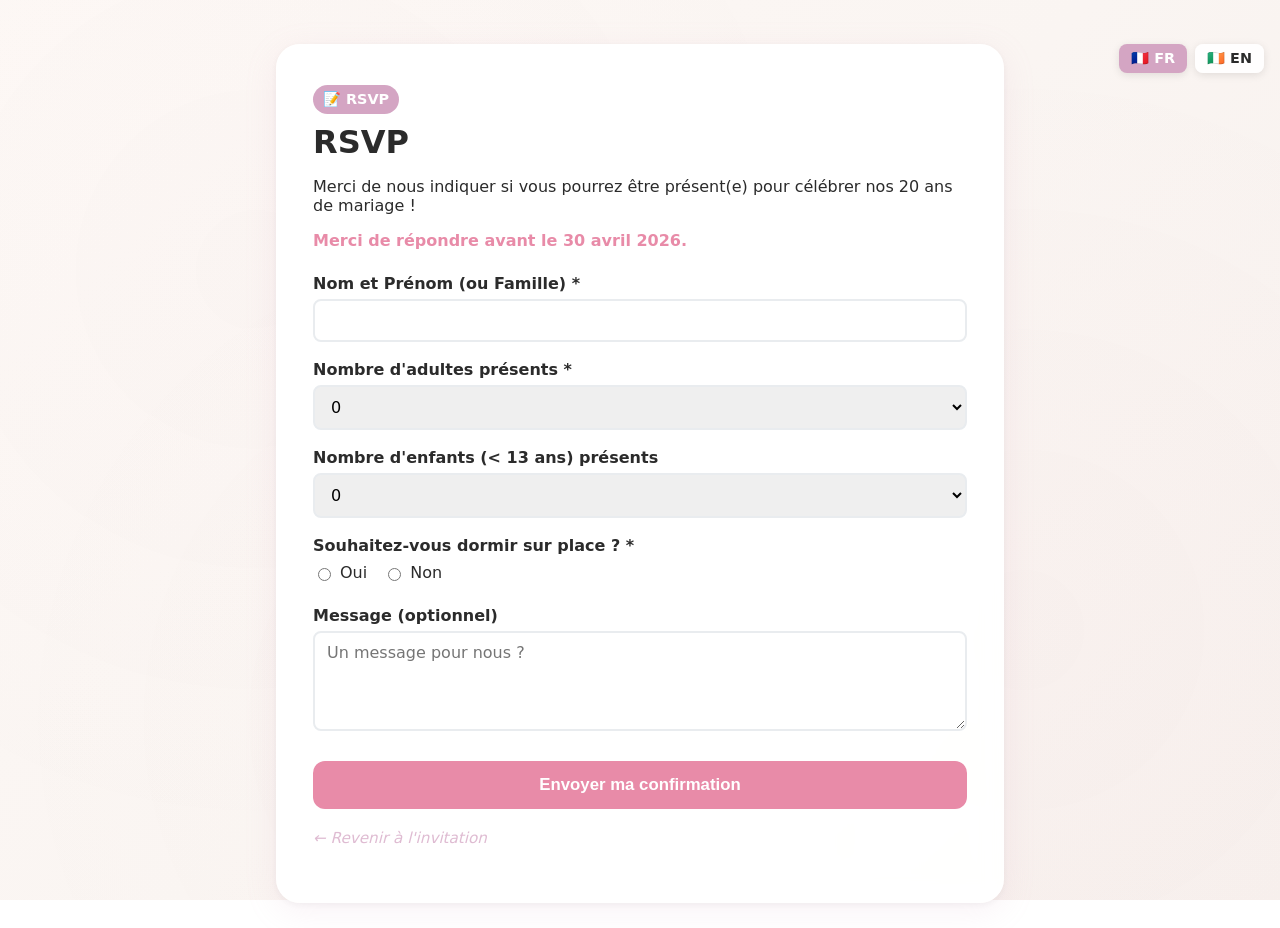
<file: rsvp.html>
<!doctype html>
<html lang="fr">
<head>
  <meta charset="utf-8" />
  <meta name="viewport" content="width=device-width, initial-scale=1" />
  <title>RSVP — 20 ans de Mariage</title>
  <meta name="description" content="Confirmez votre présence" />
  <link rel="stylesheet" href="styles.css" />
  <style>
    /* Smooth scrolling moderne pour mobile */
    html {
      scroll-behavior: smooth;
      -webkit-overflow-scrolling: touch;
    }
    
    body {
      overscroll-behavior-y: contain;
    }
    
    /* Animation d'apparition au scroll */
    .form-group {
      margin-bottom: 18px;
      text-align: left;
      opacity: 0;
      transform: translateY(20px);
      animation: fadeInUp 0.6s ease forwards;
    }
    
    @keyframes fadeInUp {
      to {
        opacity: 1;
        transform: translateY(0);
      }
    }
    
    /* Délais progressifs pour effet cascade */
    .form-group:nth-child(1) { animation-delay: 0.1s; }
    .form-group:nth-child(2) { animation-delay: 0.2s; }
    .form-group:nth-child(3) { animation-delay: 0.3s; }
    .form-group:nth-child(4) { animation-delay: 0.4s; }
    .form-group:nth-child(5) { animation-delay: 0.5s; }
    .form-group:nth-child(6) { animation-delay: 0.6s; }
    .form-group:nth-child(7) { animation-delay: 0.7s; }
    
    /* Scroll snap pour sections sur mobile */
    @media (max-width: 768px) {
      .container {
        scroll-snap-type: y proximity;
        overflow-y: auto;
        height: 100vh;
        padding: 0;
      }
      
      .card {
        scroll-snap-align: start;
        min-height: 100vh;
        display: flex;
        flex-direction: column;
        justify-content: flex-start;
        padding-top: 20px;
        margin: 0;
        border-radius: 0;
      }
    }
    .form-group label {
      display: block;
      font-weight: 600;
      margin-bottom: 6px;
      color: var(--ink);
    }
    .form-group input,
    .form-group select,
    .form-group textarea {
      width: 100%;
      padding: 10px 12px;
      border: 2px solid #e9ecef;
      border-radius: 8px;
      font-size: 1rem;
      font-family: inherit;
      transition: border-color 0.2s;
    }
    .form-group input:focus,
    .form-group select:focus,
    .form-group textarea:focus {
      outline: none;
      border-color: var(--accent);
    }
    .form-group input[type="number"] {
      max-width: 120px;
    }
    .form-group small {
      display: block;
      margin-top: 4px;
      opacity: 0.7;
      font-size: 0.9rem;
    }
    .radio-group {
      display: flex;
      gap: 16px;
      margin-top: 8px;
    }
    .radio-group label {
      display: flex;
      align-items: center;
      gap: 6px;
      font-weight: normal;
      cursor: pointer;
    }
    .radio-group input[type="radio"] {
      width: auto;
      cursor: pointer;
    }
    .submit-btn {
      appearance: none;
      border: none;
      border-radius: 12px;
      padding: 14px 24px;
      font-weight: 600;
      font-size: 1.05rem;
      cursor: pointer;
      background: var(--rsvp);
      color: #fff;
      width: 100%;
      margin-top: 8px;
      transition: filter 0.2s;
    }
    .submit-btn:hover {
      filter: brightness(0.96);
    }
    .submit-btn:disabled {
      opacity: 0.6;
      cursor: not-allowed;
    }
    
    /* Indicateur de scroll moderne */
    .scroll-indicator {
      position: fixed;
      top: 0;
      left: 0;
      right: 0;
      height: 3px;
      background: linear-gradient(90deg, var(--accent), var(--rsvp));
      transform-origin: left;
      transform: scaleX(0);
      z-index: 1000;
      transition: transform 0.1s ease-out;
    }
    
    /* Bouton "retour en haut" moderne */
    .scroll-top {
      position: fixed;
      bottom: 20px;
      right: 20px;
      width: 48px;
      height: 48px;
      background: var(--accent);
      color: white;
      border: none;
      border-radius: 50%;
      font-size: 24px;
      cursor: pointer;
      opacity: 0;
      transform: translateY(100px);
      transition: all 0.3s ease;
      box-shadow: 0 4px 12px rgba(0,0,0,0.15);
      z-index: 999;
    }
    
    .scroll-top.visible {
      opacity: 1;
      transform: translateY(0);
    }
    
    .scroll-top:hover {
      background: var(--rsvp);
      transform: translateY(-4px);
      box-shadow: 0 6px 16px rgba(0,0,0,0.2);
    }
    
    .scroll-top:active {
      transform: translateY(-2px);
    }
    
    /* Language switcher */
    .lang-switcher {
      position: absolute;
      top: 16px;
      right: 16px;
      display: flex;
      gap: 8px;
      z-index: 100;
    }
    .lang-switcher a {
      padding: 6px 12px;
      background: rgba(255,255,255,0.9);
      border-radius: 8px;
      text-decoration: none;
      color: var(--ink);
      font-weight: 600;
      font-size: 0.9rem;
      transition: all 0.2s;
      box-shadow: 0 2px 8px rgba(0,0,0,0.1);
    }
    .lang-switcher a:hover {
      background: var(--accent);
      color: white;
    }
    .lang-switcher a.active {
      background: var(--accent);
      color: white;
    }
    
    #sleepSection {
      margin-top: 12px;
      padding: 16px;
      background: #f8f9fa;
      border-radius: 12px;
      border: 1px solid #e9ecef;
    }
    .price-info {
      background: #fff3cd;
      border: 1px solid #ffc107;
      border-radius: 8px;
      padding: 12px;
      margin-top: 12px;
      font-size: 0.95rem;
    }
    .price-info strong {
      color: #856404;
    }
  </style>
</head>
<body>
  <!-- Language switcher -->
  <div class="lang-switcher">
    <a href="rsvp.html" class="active">🇫🇷 FR</a>
    <a href="rsvp-en.html">🇮🇪 EN</a>
  </div>
  
  <!-- Indicateur de progression du scroll -->
  <div class="scroll-indicator" id="scrollIndicator"></div>
  
  <!-- Bouton retour en haut -->
  <button class="scroll-top" id="scrollTop" aria-label="Retour en haut">↑</button>
  
  <div class="container">
    <div class="card">
      <div class="badge">📝 RSVP</div>
      <h1>RSVP</h1>
      
      <p style="margin-bottom: 8px;">
        Merci de nous indiquer si vous pourrez être présent(e) pour célébrer nos 20 ans de mariage !
      </p>
      <p style="margin-bottom: 24px; font-weight: 600; color: var(--rsvp);">
        Merci de répondre avant le 30 avril 2026.
      </p>

      <form id="rsvpForm">
        <div class="form-group">
          <label for="name">Nom et Prénom (ou Famille) *</label>
          <input type="text" id="name" name="name" required placeholder="" />
        </div>

        <div class="form-group">
          <label for="attAdults">Nombre d'adultes présents *</label>
          <select id="attAdults" name="attAdults" required>
            <option value="0">0</option>
            <option value="1">1</option>
            <option value="2">2</option>
            <option value="3">3</option>
            <option value="4">4</option>
            <option value="5">5</option>
            <option value="6">6</option>
            <option value="7">7</option>
            <option value="8">8</option>
            <option value="9">9</option>
            <option value="10">10</option>
          </select>
        </div>

        <div class="form-group">
          <label for="attKids">Nombre d'enfants (< 13 ans) présents</label>
          <select id="attKids" name="attKids">
            <option value="0">0</option>
            <option value="1">1</option>
            <option value="2">2</option>
            <option value="3">3</option>
            <option value="4">4</option>
            <option value="5">5</option>
            <option value="6">6</option>
            <option value="7">7</option>
            <option value="8">8</option>
            <option value="9">9</option>
            <option value="10">10</option>
          </select>
        </div>

        <div class="form-group">
          <label>Souhaitez-vous dormir sur place ? *</label>
          <div class="radio-group">
            <label>
              <input type="radio" name="sleep" value="Oui" required />
              Oui
            </label>
            <label>
              <input type="radio" name="sleep" value="Non" required />
              Non
            </label>
          </div>
        </div>

        <div id="sleepSection" style="display: none;">
          <h3 style="margin-top: 0; font-size: 1.1rem;">Détails de la nuitée</h3>
          
          <div class="form-group">
            <label for="nightAdults">Nombre d'adultes (nuitée) — 36 € par adulte</label>
            <select id="nightAdults" name="nightAdults">
              <option value="0">0</option>
              <option value="1">1</option>
              <option value="2">2</option>
              <option value="3">3</option>
              <option value="4">4</option>
              <option value="5">5</option>
              <option value="6">6</option>
              <option value="7">7</option>
              <option value="8">8</option>
              <option value="9">9</option>
              <option value="10">10</option>
            </select>
          </div>

          <div class="form-group">
            <label for="nightKids">Nombre d'enfants (nuitée) — 26 € par enfant</label>
            <select id="nightKids" name="nightKids">
              <option value="0">0</option>
              <option value="1">1</option>
              <option value="2">2</option>
              <option value="3">3</option>
              <option value="4">4</option>
              <option value="5">5</option>
              <option value="6">6</option>
              <option value="7">7</option>
              <option value="8">8</option>
              <option value="9">9</option>
              <option value="10">10</option>
            </select>
          </div>

          <div class="price-info">
            <strong>Total nuitée :</strong> <span id="nightTotal">0 €</span> à régler sur place
          </div>
        </div>

        <div class="form-group">
          <label for="message">Message (optionnel)</label>
          <textarea id="message" name="message" rows="4" placeholder="Un message pour nous ?"></textarea>
        </div>

        <button type="submit" class="submit-btn">Envoyer ma confirmation</button>
      </form>

      <p class="footer" style="margin-top: 20px;">
        <a href="index.html" style="color: var(--accent);">← Revenir à l'invitation</a>
      </p>
    </div>
  </div>

  <script>
    // ===== Gestion du scroll moderne =====
    
    // Indicateur de progression
    const scrollIndicator = document.getElementById('scrollIndicator');
    const scrollTop = document.getElementById('scrollTop');
    
    function updateScrollIndicator() {
      const winScroll = document.documentElement.scrollTop || document.body.scrollTop;
      const height = document.documentElement.scrollHeight - document.documentElement.clientHeight;
      const scrolled = (winScroll / height);
      scrollIndicator.style.transform = `scaleX(${scrolled})`;
      
      // Afficher/masquer le bouton retour en haut
      if (winScroll > 300) {
        scrollTop.classList.add('visible');
      } else {
        scrollTop.classList.remove('visible');
      }
    }
    
    window.addEventListener('scroll', updateScrollIndicator, { passive: true });
    
    // Retour en haut avec animation fluide
    scrollTop.addEventListener('click', () => {
      window.scrollTo({
        top: 0,
        behavior: 'smooth'
      });
    });
    
    // ===== Gestion du formulaire =====
    
    const form = document.getElementById('rsvpForm');
    const sleepRadios = document.querySelectorAll('input[name="sleep"]');
    const sleepSection = document.getElementById('sleepSection');
    const nightAdultsInput = document.getElementById('nightAdults');
    const nightKidsInput = document.getElementById('nightKids');
    const nightTotalSpan = document.getElementById('nightTotal');

    // Afficher/masquer la section nuitée
    sleepRadios.forEach(radio => {
      radio.addEventListener('change', (e) => {
        if (e.target.value === 'Oui') {
          sleepSection.style.display = 'block';
          // Auto-remplir avec les nombres d'adultes et enfants présents
          const attAdults = document.getElementById('attAdults').value;
          const attKids = document.getElementById('attKids').value;
          nightAdultsInput.value = attAdults || '0';
          nightKidsInput.value = attKids || '0';
          updateNightTotal();
        } else {
          sleepSection.style.display = 'none';
          nightAdultsInput.value = '0';
          nightKidsInput.value = '0';
          updateNightTotal();
        }
      });
    });

    // Calculer le total de la nuitée
    function updateNightTotal() {
      const adults = parseInt(nightAdultsInput.value) || 0;
      const kids = parseInt(nightKidsInput.value) || 0;
      const total = (adults * 36) + (kids * 26);
      nightTotalSpan.textContent = total + ' €';
    }

    // Synchroniser les nombres de nuitée avec les nombres présents
    nightAdultsInput.addEventListener('input', () => {
      updateNightTotal();
      // Si nuitée adultes > adultes présents, augmenter adultes présents
      const nightAdults = parseInt(nightAdultsInput.value) || 0;
      const attAdults = parseInt(document.getElementById('attAdults').value) || 0;
      if (nightAdults > attAdults) {
        document.getElementById('attAdults').value = nightAdults;
      }
    });

    nightKidsInput.addEventListener('input', () => {
      updateNightTotal();
      // Si nuitée enfants > enfants présents, augmenter enfants présents
      const nightKids = parseInt(nightKidsInput.value) || 0;
      const attKids = parseInt(document.getElementById('attKids').value) || 0;
      if (nightKids > attKids) {
        document.getElementById('attKids').value = nightKids;
      }
    });

    // Soumission du formulaire vers Google Forms
    form.addEventListener('submit', async (e) => {
      e.preventDefault();
      
      const formData = new FormData(form);
      const data = {
        name: formData.get('name'),
        attAdults: formData.get('attAdults'),
        attKids: formData.get('attKids'),
        sleep: formData.get('sleep'),
        nightAdults: formData.get('nightAdults') || '0',
        nightKids: formData.get('nightKids') || '0',
        message: formData.get('message'),
        nightTotal: (parseInt(formData.get('nightAdults') || 0) * 36) + (parseInt(formData.get('nightKids') || 0) * 26)
      };

      // Sauvegarder dans sessionStorage pour la page de confirmation
      sessionStorage.setItem('rsvp_summary', JSON.stringify(data));

      const submitBtn = form.querySelector('.submit-btn');
      submitBtn.disabled = true;
      submitBtn.textContent = 'Envoi en cours...';

      // Préparer les données pour Google Forms
      const googleFormData = new FormData();
      googleFormData.append('entry.279557762', data.name);
      googleFormData.append('entry.178898459', data.attAdults);
      googleFormData.append('entry.191678164', data.attKids);
      googleFormData.append('entry.1115312584', data.sleep);
      googleFormData.append('entry.1070553550', data.nightAdults);
      googleFormData.append('entry.1451773897', data.nightKids);
      googleFormData.append('entry.701520142', data.message || '');

      try {
        // Envoyer à Google Forms
        await fetch('https://docs.google.com/forms/d/e/1FAIpQLSdiONpL4gtxk9bSAqG2ViKqswaHFtFHn4olRO7q2KF0HN0uAA/formResponse', {
          method: 'POST',
          body: googleFormData,
          mode: 'no-cors' // Important pour éviter les erreurs CORS
        });
        
        // Rediriger vers la page de confirmation après un court délai
        setTimeout(() => {
          window.location.href = 'confirmation.html';
        }, 500);
      } catch (error) {
        console.error('Erreur lors de l\'envoi:', error);
        // Rediriger quand même vers la confirmation
        setTimeout(() => {
          window.location.href = 'confirmation.html';
        }, 500);
      }
    });
  </script>
</body>
</html>
</file>
<file: styles.css>
:root{
  --bg: linear-gradient(135deg, #fdf8f5 0%, #faf5f2 50%, #f7f0ed 100%);
  --card: rgba(255, 255, 255, 0.95);
  --ink: #2b2b2b;
  --accent: #d4a5c3;
  --rsvp: #e88ba8;
  --gold: #f4d9c6;
  --shadow: rgba(212, 165, 195, 0.15);
}

*{box-sizing:border-box}
html,body{height:100%}
body{
  margin:0;
  font-family: system-ui, -apple-system, Segoe UI, Roboto, Helvetica, Arial, sans-serif;
  background: var(--bg);
  background-attachment: fixed;
  color: var(--ink);
  position: relative;
}

/* Subtle elegant background */
body::before {
  content: '';
  position: fixed;
  top: 0;
  left: 0;
  width: 100%;
  height: 100%;
  background-image:
    radial-gradient(circle at 20% 30%, rgba(212, 165, 195, 0.02) 0%, transparent 50%),
    radial-gradient(circle at 80% 70%, rgba(232, 139, 168, 0.02) 0%, transparent 50%),
    radial-gradient(circle at 40% 80%, rgba(244, 217, 198, 0.02) 0%, transparent 50%);
  pointer-events: none;
  z-index: 0;
}

/* Layout */
.container{
  max-width:760px;
  margin:28px auto;
  padding:16px;
  position: relative;
  z-index: 1;
}

.card{
  background: var(--card);
  border-radius: 24px;
  box-shadow: 0 8px 32px var(--shadow), 0 2px 8px rgba(0,0,0,.05);
  padding: 32px 24px;
  backdrop-filter: blur(10px);
  border: 1px solid rgba(255, 255, 255, 0.8);
  transition: transform 0.3s ease, box-shadow 0.3s ease;
}

.card:hover {
  transform: translateY(-2px);
  box-shadow: 0 12px 40px var(--shadow), 0 4px 12px rgba(0,0,0,.08);
}

@media (min-width:768px){.card{padding:40px 36px}}

h1{
  font-size: clamp(1.35rem, 1.2rem + 1.2vw, 2rem);
  margin: .2rem 0 1rem;
  font-weight: 600;
  color: var(--ink);
}

.badge{
  display: inline-block;
  background: var(--accent);
  color: #fff;
  padding: 6px 10px;
  border-radius: 999px;
  font-weight: 600;
  margin-bottom: 6px;
  font-size: 0.9rem;
}

.info{
  margin-top: 10px;
  line-height: 1.55;
}

/* Buttons */
.buttons{
  display: flex;
  gap: 12px;
  flex-wrap: wrap;
  margin-top: 18px;
}

.button{
  appearance: none;
  border: none;
  border-radius: 12px;
  padding: 12px 16px;
  font-weight: 600;
  cursor: pointer;
  text-decoration: none;
  color: #fff;
  display: inline-block;
  transition: all 0.2s ease;
}

.button.rsvp{
  background: var(--rsvp);
}

.button:hover{
  filter: brightness(.96);
}

/* Map */
.map{
  margin-top: 24px;
  border-radius: 16px;
  overflow: hidden;
  box-shadow: 0 4px 16px var(--shadow);
  border: 2px solid rgba(255, 255, 255, 0.8);
}

/* ------- Photo en style "carte" + parallax ------- */
.hero{
  margin: 20px 0 24px;
  border-radius: 20px;
  overflow: hidden;
}

.hero.card-look{
  background: linear-gradient(135deg, rgba(255,255,255,0.9), rgba(255,245,247,0.9));
  padding: 12px;
  box-shadow: 0 8px 24px var(--shadow);
  border: 2px solid rgba(255, 255, 255, 0.9);
}

.hero-parallax{
  position: relative;
  overflow: hidden;
  border-radius: 12px;
}

.hero-img{
  display: block;
  width: 100%;
  height: auto;
  border-radius: 12px;
  max-height: 24vh;
  object-fit: cover;
  object-position: center;
  will-change: transform;
  filter: brightness(1.02) contrast(1.05);
}

@media (min-width:480px){ .hero-img{ max-height:220px } }
@media (min-width:900px){ .hero-img{ max-height:360px } }

/* Accessibilité : si reduce motion, on fige l'image */
@media (prefers-reduced-motion: reduce){
  .hero-img{ transform:none !important }
}

.footer{
  opacity: .75;
  font-size: .95rem;
  margin-top: 24px;
  font-style: italic;
}

.footer a {
  color: var(--rsvp);
  text-decoration: none;
  transition: color 0.2s ease;
}

.footer a:hover {
  color: var(--accent);
}
</file>
